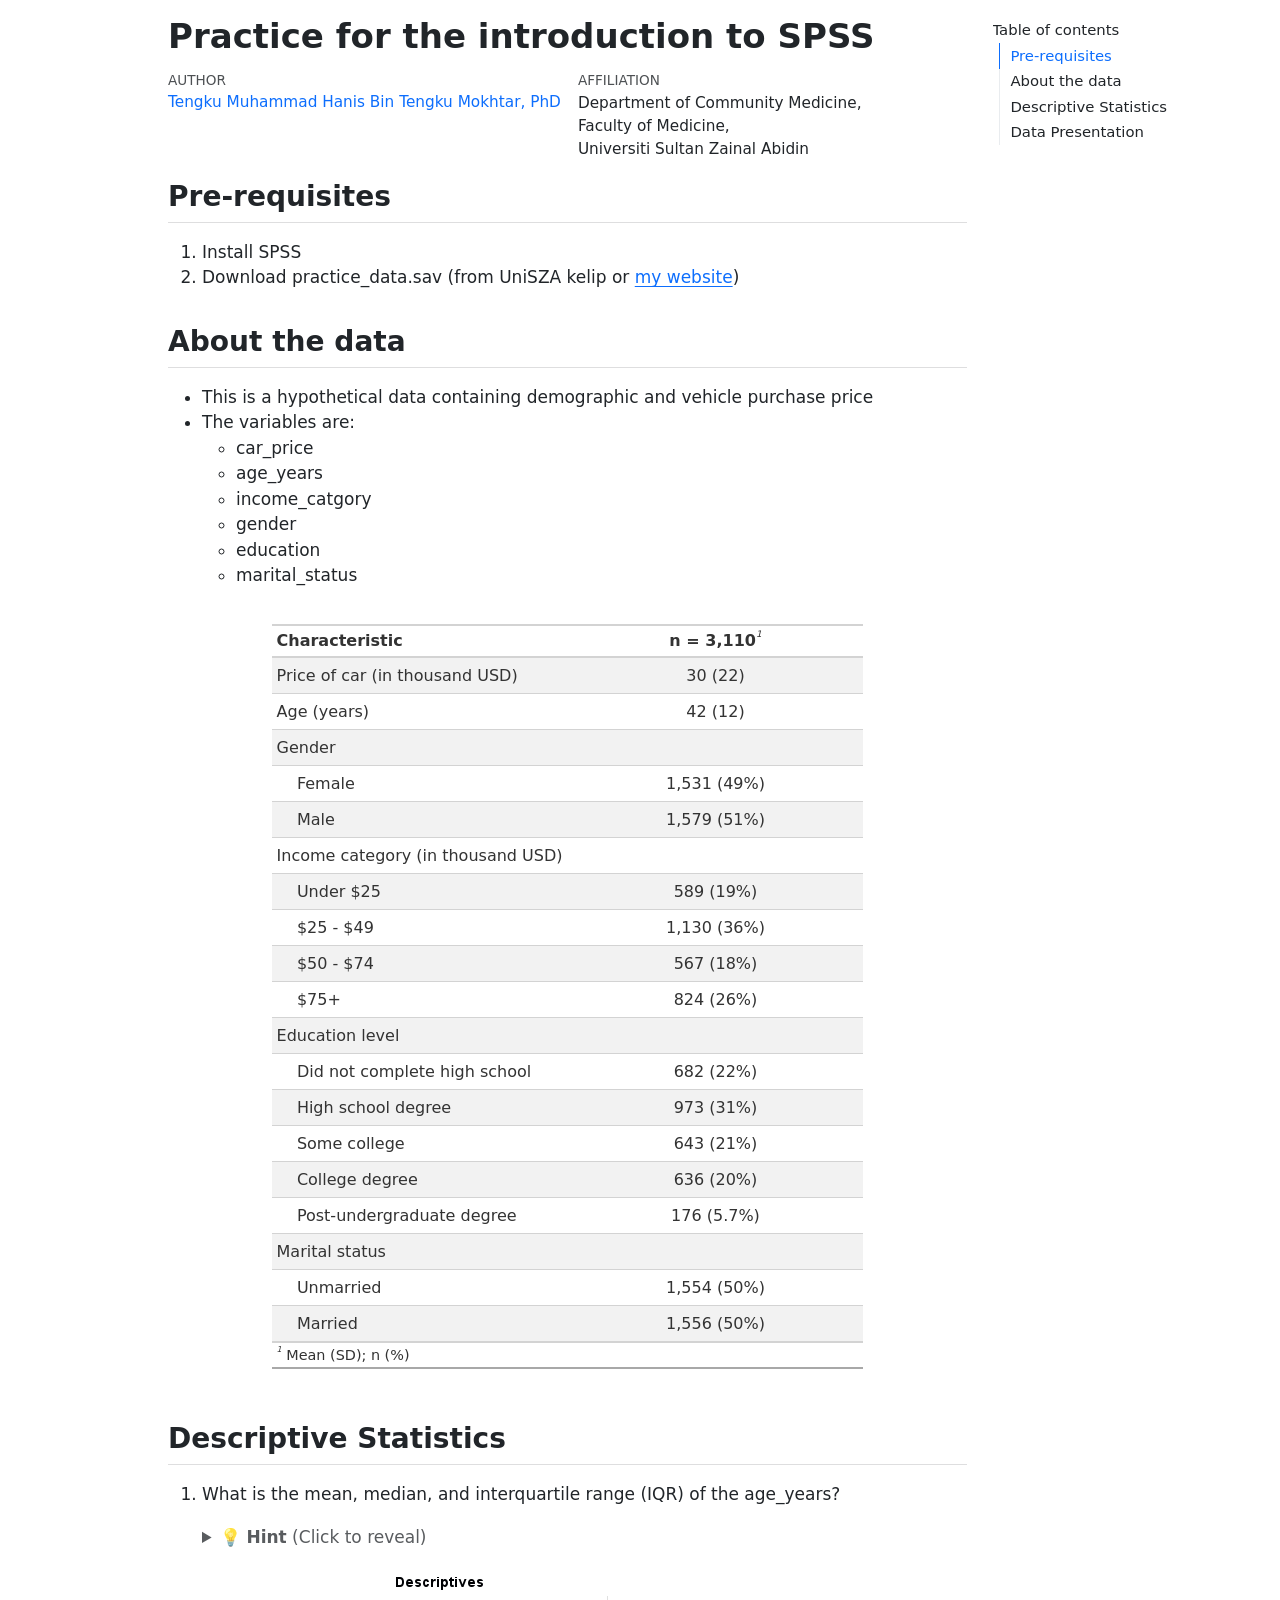
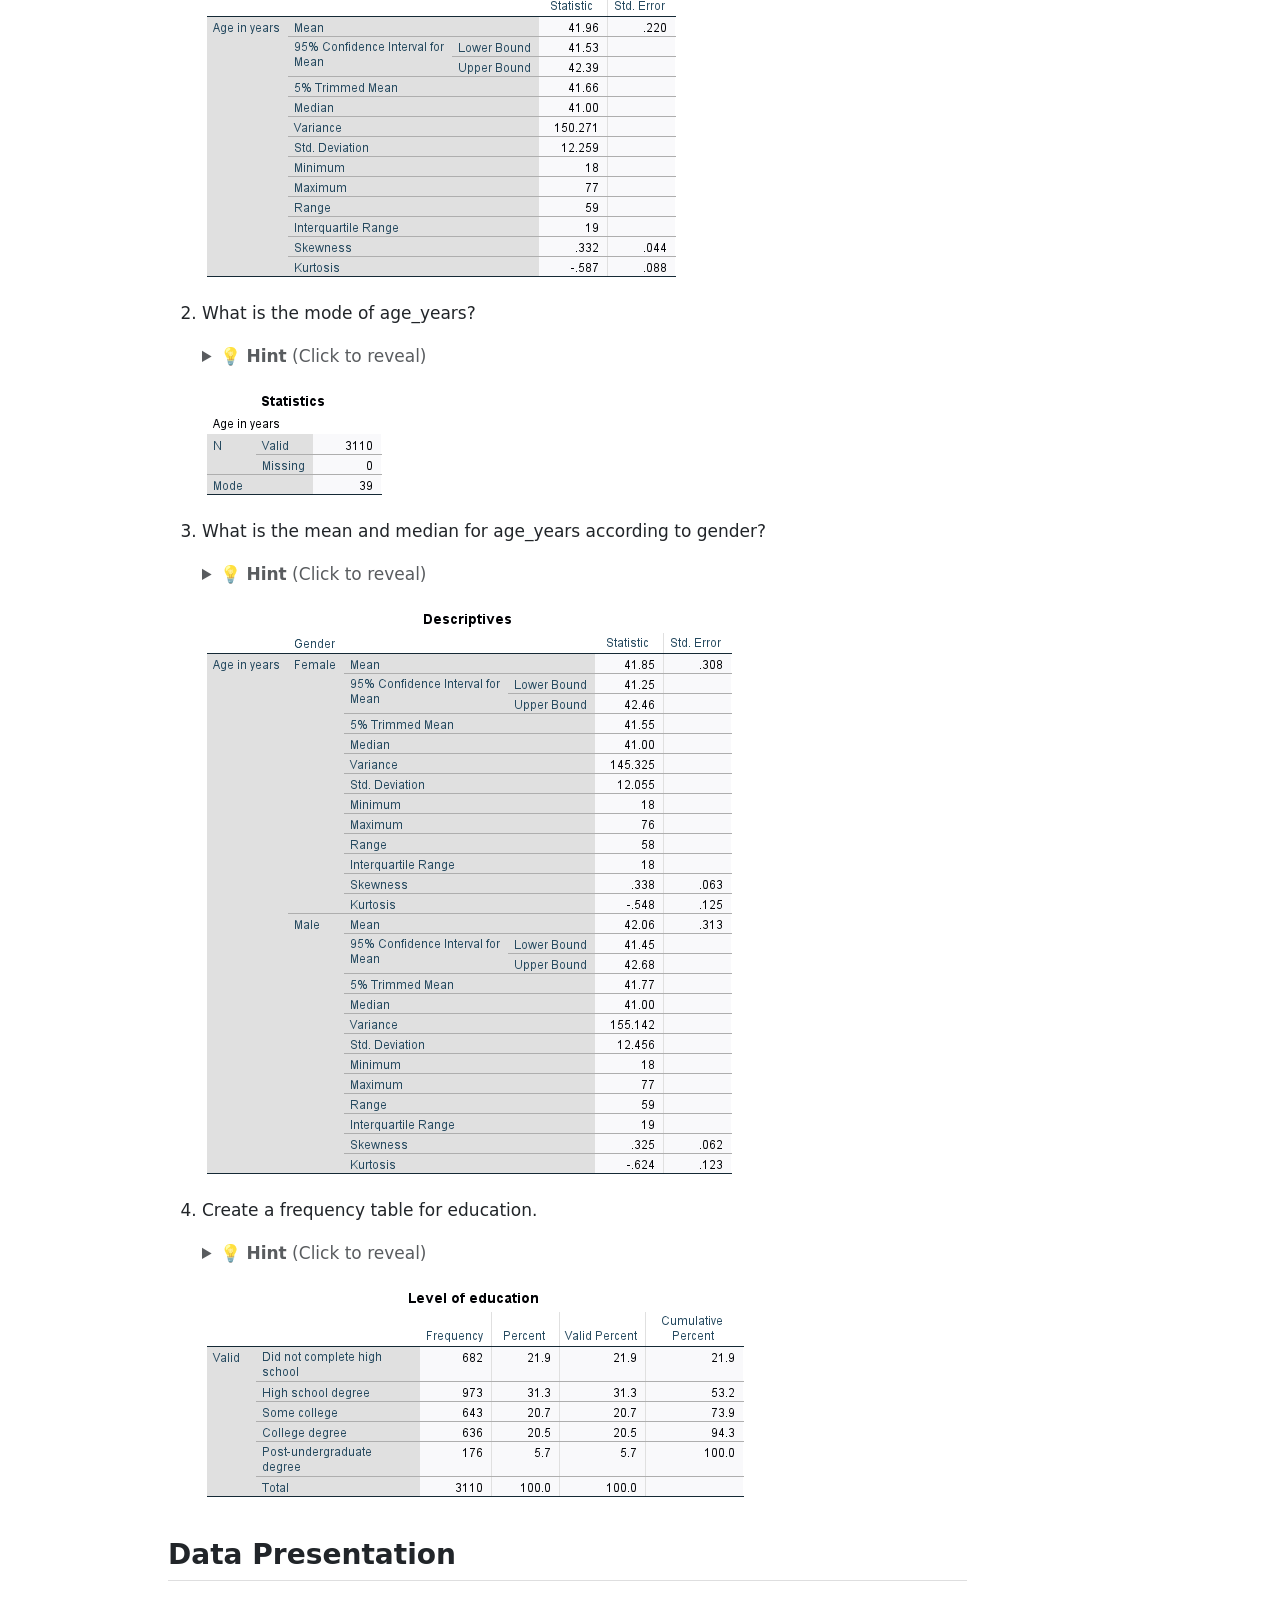
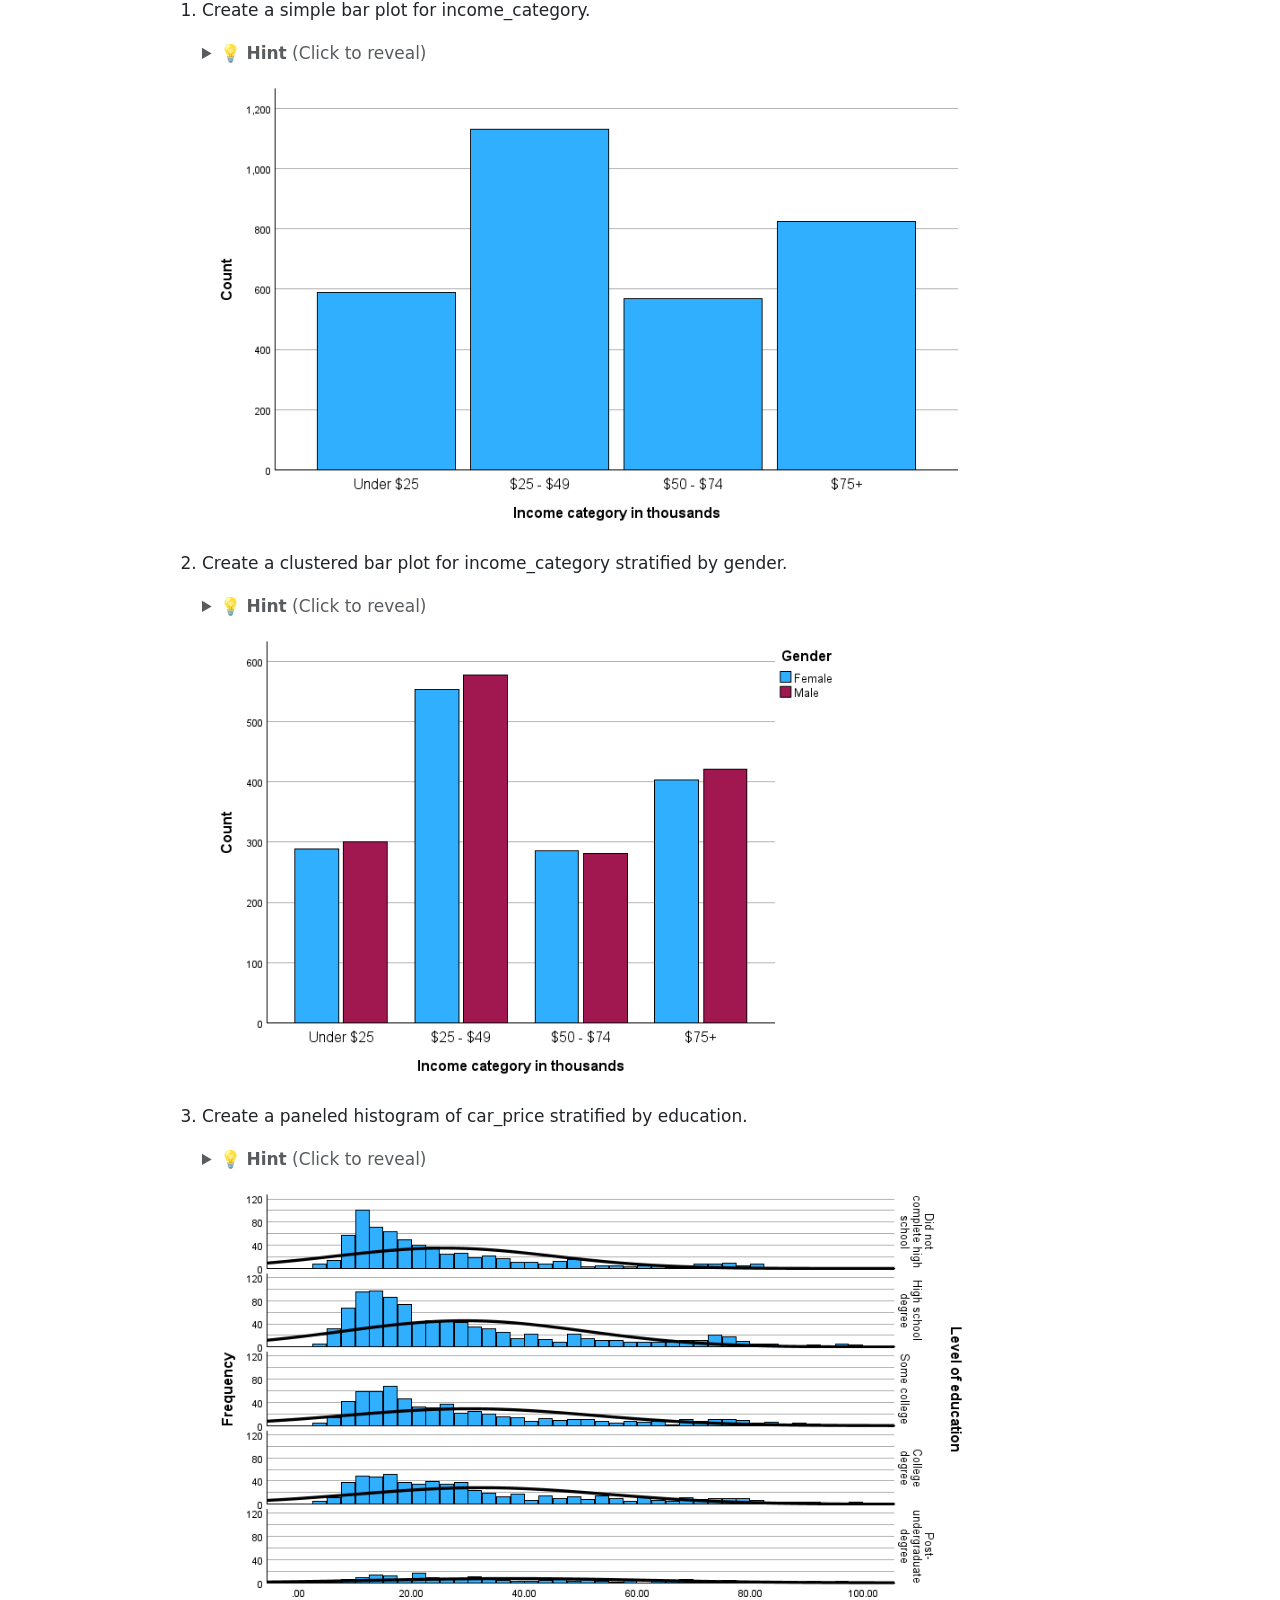
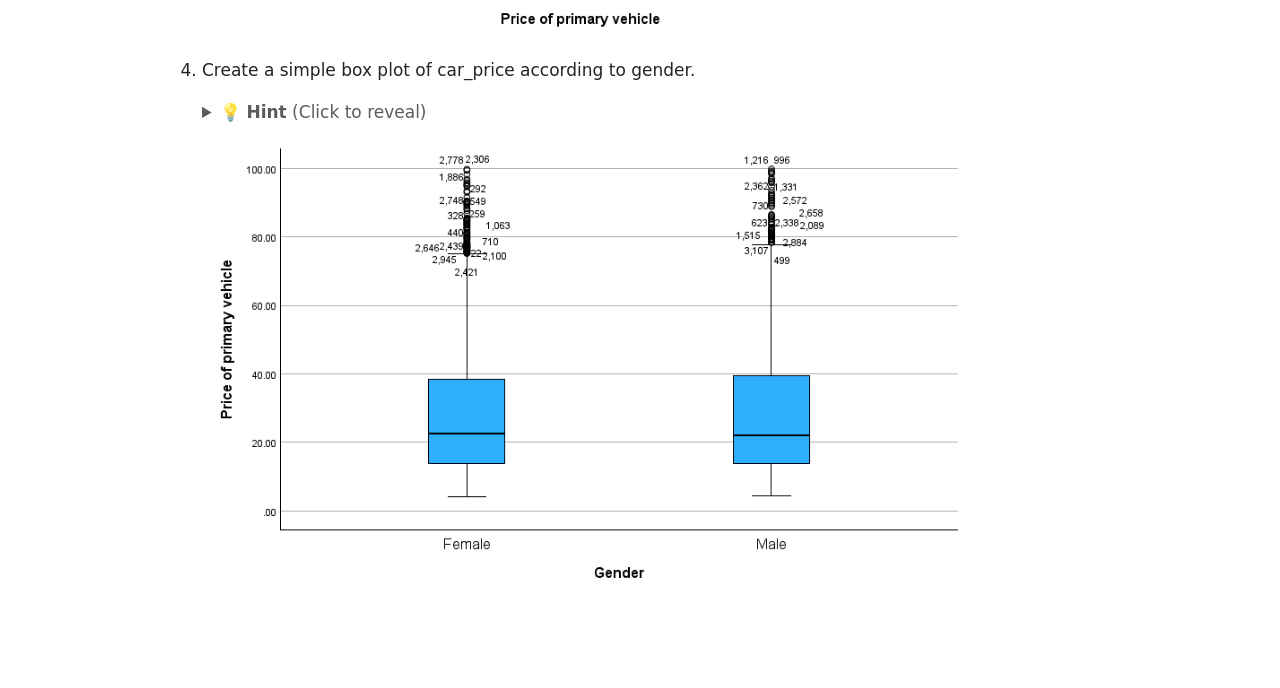
<file: index.html>
<!DOCTYPE html>
<html xmlns="http://www.w3.org/1999/xhtml" lang="en" xml:lang="en"><head>

<meta charset="utf-8">
<meta name="generator" content="quarto-1.9.38">

<meta name="viewport" content="width=device-width, initial-scale=1.0, user-scalable=yes">

<meta name="author" content="Tengku Muhammad Hanis Bin Tengku Mokhtar, PhD">

<title>Practice for the introduction to SPSS</title>
<style>
/* Default styles provided by pandoc.
** See https://pandoc.org/MANUAL.html#variables-for-html for config info.
*/
code{white-space: pre-wrap;}
span.smallcaps{font-variant: small-caps;}
div.columns{display: flex; gap: min(4vw, 1.5em);}
div.column{flex: auto; overflow-x: auto;}
div.hanging-indent{margin-left: 1.5em; text-indent: -1.5em;}
ul.task-list{list-style: none;}
ul.task-list li input[type="checkbox"] {
  width: 0.8em;
  margin: 0 0.8em 0.2em -1em; /* quarto-specific, see https://github.com/quarto-dev/quarto-cli/issues/4556 */ 
  vertical-align: middle;
}
</style>


<script src="index_files/libs/clipboard/clipboard.min.js"></script>
<script src="index_files/libs/quarto-html/quarto.js" type="module"></script>
<script src="index_files/libs/quarto-html/tabsets/tabsets.js" type="module"></script>
<script src="index_files/libs/quarto-html/popper.min.js"></script>
<script src="index_files/libs/quarto-html/tippy.umd.min.js"></script>
<script src="index_files/libs/quarto-html/anchor.min.js"></script>
<link href="index_files/libs/quarto-html/tippy.css" rel="stylesheet">
<link href="index_files/libs/quarto-html/quarto-syntax-highlighting-15634bcf2e68342d4ad2dfa704d543f6.css" rel="stylesheet" id="quarto-text-highlighting-styles">
<script src="index_files/libs/bootstrap/bootstrap.min.js"></script>
<link href="index_files/libs/bootstrap/bootstrap-icons.css" rel="stylesheet">
<link href="index_files/libs/bootstrap/bootstrap-f68fc5e70dc08e6b2b6924c406dcf34d.min.css" rel="stylesheet" append-hash="true" id="quarto-bootstrap" data-mode="light">


</head>

<body class="quarto-light">

<div id="quarto-content" class="page-columns page-rows-contents page-layout-article">
<div id="quarto-margin-sidebar" class="sidebar margin-sidebar">
  <nav id="TOC" role="doc-toc" class="toc-active">
    <h2 id="toc-title">Table of contents</h2>
   
  <ul>
  <li><a href="#pre-requisites" id="toc-pre-requisites" class="nav-link active" data-scroll-target="#pre-requisites">Pre-requisites</a></li>
  <li><a href="#about-the-data" id="toc-about-the-data" class="nav-link" data-scroll-target="#about-the-data">About the data</a></li>
  <li><a href="#descriptive-statistics" id="toc-descriptive-statistics" class="nav-link" data-scroll-target="#descriptive-statistics">Descriptive Statistics</a></li>
  <li><a href="#data-presentation" id="toc-data-presentation" class="nav-link" data-scroll-target="#data-presentation">Data Presentation</a></li>
  </ul>
</nav>
</div>
<main class="content" id="quarto-document-content">

<header id="title-block-header" class="quarto-title-block default">
<div class="quarto-title">
<h1 class="title">Practice for the introduction to SPSS</h1>
</div>


<div class="quarto-title-meta-author">
  <div class="quarto-title-meta-heading">Author</div>
  <div class="quarto-title-meta-heading">Affiliation</div>
  
    <div class="quarto-title-meta-contents">
    <p class="author"><a href="http://tengkuhanis.netlify.app/">Tengku Muhammad Hanis Bin Tengku Mokhtar, PhD</a> </p>
  </div>
  <div class="quarto-title-meta-contents">
        <p class="affiliation">
            </p><p>Department of Community Medicine,<br>
            Faculty of Medicine,<br>
            Universiti Sultan Zainal Abidin</p>
          <p></p>
      </div>
  </div>

<div class="quarto-title-meta">

      
  
    
  </div>
  


</header>


<section id="pre-requisites" class="level2">
<h2 class="anchored" data-anchor-id="pre-requisites">Pre-requisites</h2>
<ol type="1">
<li>Install SPSS</li>
<li>Download practice_data.sav (from UniSZA kelip or <a href="https://tengkuhanis.netlify.app/lecture">my website</a>)</li>
</ol>
</section>
<section id="about-the-data" class="level2">
<h2 class="anchored" data-anchor-id="about-the-data">About the data</h2>
<ul>
<li>This is a hypothetical data containing demographic and vehicle purchase price</li>
<li>The variables are:
<ul>
<li>car_price</li>
<li>age_years</li>
<li>income_catgory</li>
<li>gender</li>
<li>education</li>
<li>marital_status</li>
</ul></li>
</ul>
<div class="cell">
<div class="cell-output-display">
<div id="jfdfbeizku" style="padding-left:0px;padding-right:0px;padding-top:10px;padding-bottom:10px;overflow-x:auto;overflow-y:auto;width:auto;height:auto;">
<style>#jfdfbeizku table {
  font-family: system-ui, 'Segoe UI', Roboto, Helvetica, Arial, sans-serif, 'Apple Color Emoji', 'Segoe UI Emoji', 'Segoe UI Symbol', 'Noto Color Emoji';
  -webkit-font-smoothing: antialiased;
  -moz-osx-font-smoothing: grayscale;
}

#jfdfbeizku thead, #jfdfbeizku tbody, #jfdfbeizku tfoot, #jfdfbeizku tr, #jfdfbeizku td, #jfdfbeizku th {
  border-style: none;
}

#jfdfbeizku p {
  margin: 0;
  padding: 0;
}

#jfdfbeizku .gt_table {
  display: table;
  border-collapse: collapse;
  line-height: normal;
  margin-left: auto;
  margin-right: auto;
  color: #333333;
  font-size: 16px;
  font-weight: normal;
  font-style: normal;
  background-color: #FFFFFF;
  width: auto;
  border-top-style: solid;
  border-top-width: 2px;
  border-top-color: #A8A8A8;
  border-right-style: none;
  border-right-width: 2px;
  border-right-color: #D3D3D3;
  border-bottom-style: solid;
  border-bottom-width: 2px;
  border-bottom-color: #A8A8A8;
  border-left-style: none;
  border-left-width: 2px;
  border-left-color: #D3D3D3;
}

#jfdfbeizku .gt_caption {
  padding-top: 4px;
  padding-bottom: 4px;
}

#jfdfbeizku .gt_title {
  color: #333333;
  font-size: 125%;
  font-weight: initial;
  padding-top: 4px;
  padding-bottom: 4px;
  padding-left: 5px;
  padding-right: 5px;
  border-bottom-color: #FFFFFF;
  border-bottom-width: 0;
}

#jfdfbeizku .gt_subtitle {
  color: #333333;
  font-size: 85%;
  font-weight: initial;
  padding-top: 3px;
  padding-bottom: 5px;
  padding-left: 5px;
  padding-right: 5px;
  border-top-color: #FFFFFF;
  border-top-width: 0;
}

#jfdfbeizku .gt_heading {
  background-color: #FFFFFF;
  text-align: center;
  border-bottom-color: #FFFFFF;
  border-left-style: none;
  border-left-width: 1px;
  border-left-color: #D3D3D3;
  border-right-style: none;
  border-right-width: 1px;
  border-right-color: #D3D3D3;
}

#jfdfbeizku .gt_bottom_border {
  border-bottom-style: solid;
  border-bottom-width: 2px;
  border-bottom-color: #D3D3D3;
}

#jfdfbeizku .gt_col_headings {
  border-top-style: solid;
  border-top-width: 2px;
  border-top-color: #D3D3D3;
  border-bottom-style: solid;
  border-bottom-width: 2px;
  border-bottom-color: #D3D3D3;
  border-left-style: none;
  border-left-width: 1px;
  border-left-color: #D3D3D3;
  border-right-style: none;
  border-right-width: 1px;
  border-right-color: #D3D3D3;
}

#jfdfbeizku .gt_col_heading {
  color: #333333;
  background-color: #FFFFFF;
  font-size: 100%;
  font-weight: normal;
  text-transform: inherit;
  border-left-style: none;
  border-left-width: 1px;
  border-left-color: #D3D3D3;
  border-right-style: none;
  border-right-width: 1px;
  border-right-color: #D3D3D3;
  vertical-align: bottom;
  padding-top: 5px;
  padding-bottom: 6px;
  padding-left: 5px;
  padding-right: 5px;
  overflow-x: hidden;
}

#jfdfbeizku .gt_column_spanner_outer {
  color: #333333;
  background-color: #FFFFFF;
  font-size: 100%;
  font-weight: normal;
  text-transform: inherit;
  padding-top: 0;
  padding-bottom: 0;
  padding-left: 4px;
  padding-right: 4px;
}

#jfdfbeizku .gt_column_spanner_outer:first-child {
  padding-left: 0;
}

#jfdfbeizku .gt_column_spanner_outer:last-child {
  padding-right: 0;
}

#jfdfbeizku .gt_column_spanner {
  border-bottom-style: solid;
  border-bottom-width: 2px;
  border-bottom-color: #D3D3D3;
  vertical-align: bottom;
  padding-top: 5px;
  padding-bottom: 5px;
  overflow-x: hidden;
  display: inline-block;
  width: 100%;
}

#jfdfbeizku .gt_spanner_row {
  border-bottom-style: hidden;
}

#jfdfbeizku .gt_group_heading {
  padding-top: 8px;
  padding-bottom: 8px;
  padding-left: 5px;
  padding-right: 5px;
  color: #333333;
  background-color: #FFFFFF;
  font-size: 100%;
  font-weight: initial;
  text-transform: inherit;
  border-top-style: solid;
  border-top-width: 2px;
  border-top-color: #D3D3D3;
  border-bottom-style: solid;
  border-bottom-width: 2px;
  border-bottom-color: #D3D3D3;
  border-left-style: none;
  border-left-width: 1px;
  border-left-color: #D3D3D3;
  border-right-style: none;
  border-right-width: 1px;
  border-right-color: #D3D3D3;
  vertical-align: middle;
  text-align: left;
}

#jfdfbeizku .gt_empty_group_heading {
  padding: 0.5px;
  color: #333333;
  background-color: #FFFFFF;
  font-size: 100%;
  font-weight: initial;
  border-top-style: solid;
  border-top-width: 2px;
  border-top-color: #D3D3D3;
  border-bottom-style: solid;
  border-bottom-width: 2px;
  border-bottom-color: #D3D3D3;
  vertical-align: middle;
}

#jfdfbeizku .gt_from_md > :first-child {
  margin-top: 0;
}

#jfdfbeizku .gt_from_md > :last-child {
  margin-bottom: 0;
}

#jfdfbeizku .gt_row {
  padding-top: 8px;
  padding-bottom: 8px;
  padding-left: 5px;
  padding-right: 5px;
  margin: 10px;
  border-top-style: solid;
  border-top-width: 1px;
  border-top-color: #D3D3D3;
  border-left-style: none;
  border-left-width: 1px;
  border-left-color: #D3D3D3;
  border-right-style: none;
  border-right-width: 1px;
  border-right-color: #D3D3D3;
  vertical-align: middle;
  overflow-x: hidden;
}

#jfdfbeizku .gt_stub {
  color: #333333;
  background-color: #FFFFFF;
  font-size: 100%;
  font-weight: initial;
  text-transform: inherit;
  border-right-style: solid;
  border-right-width: 2px;
  border-right-color: #D3D3D3;
  padding-left: 5px;
  padding-right: 5px;
}

#jfdfbeizku .gt_stub_row_group {
  color: #333333;
  background-color: #FFFFFF;
  font-size: 100%;
  font-weight: initial;
  text-transform: inherit;
  border-right-style: solid;
  border-right-width: 2px;
  border-right-color: #D3D3D3;
  padding-left: 5px;
  padding-right: 5px;
  vertical-align: top;
}

#jfdfbeizku .gt_row_group_first td {
  border-top-width: 2px;
}

#jfdfbeizku .gt_row_group_first th {
  border-top-width: 2px;
}

#jfdfbeizku .gt_summary_row {
  color: #333333;
  background-color: #FFFFFF;
  text-transform: inherit;
  padding-top: 8px;
  padding-bottom: 8px;
  padding-left: 5px;
  padding-right: 5px;
}

#jfdfbeizku .gt_first_summary_row {
  border-top-style: solid;
  border-top-color: #D3D3D3;
}

#jfdfbeizku .gt_first_summary_row.thick {
  border-top-width: 2px;
}

#jfdfbeizku .gt_last_summary_row {
  padding-top: 8px;
  padding-bottom: 8px;
  padding-left: 5px;
  padding-right: 5px;
  border-bottom-style: solid;
  border-bottom-width: 2px;
  border-bottom-color: #D3D3D3;
}

#jfdfbeizku .gt_grand_summary_row {
  color: #333333;
  background-color: #FFFFFF;
  text-transform: inherit;
  padding-top: 8px;
  padding-bottom: 8px;
  padding-left: 5px;
  padding-right: 5px;
}

#jfdfbeizku .gt_first_grand_summary_row {
  padding-top: 8px;
  padding-bottom: 8px;
  padding-left: 5px;
  padding-right: 5px;
  border-top-style: double;
  border-top-width: 6px;
  border-top-color: #D3D3D3;
}

#jfdfbeizku .gt_last_grand_summary_row_top {
  padding-top: 8px;
  padding-bottom: 8px;
  padding-left: 5px;
  padding-right: 5px;
  border-bottom-style: double;
  border-bottom-width: 6px;
  border-bottom-color: #D3D3D3;
}

#jfdfbeizku .gt_striped {
  background-color: rgba(128, 128, 128, 0.05);
}

#jfdfbeizku .gt_table_body {
  border-top-style: solid;
  border-top-width: 2px;
  border-top-color: #D3D3D3;
  border-bottom-style: solid;
  border-bottom-width: 2px;
  border-bottom-color: #D3D3D3;
}

#jfdfbeizku .gt_footnotes {
  color: #333333;
  background-color: #FFFFFF;
  border-bottom-style: none;
  border-bottom-width: 2px;
  border-bottom-color: #D3D3D3;
  border-left-style: none;
  border-left-width: 2px;
  border-left-color: #D3D3D3;
  border-right-style: none;
  border-right-width: 2px;
  border-right-color: #D3D3D3;
}

#jfdfbeizku .gt_footnote {
  margin: 0px;
  font-size: 90%;
  padding-top: 4px;
  padding-bottom: 4px;
  padding-left: 5px;
  padding-right: 5px;
}

#jfdfbeizku .gt_sourcenotes {
  color: #333333;
  background-color: #FFFFFF;
  border-bottom-style: none;
  border-bottom-width: 2px;
  border-bottom-color: #D3D3D3;
  border-left-style: none;
  border-left-width: 2px;
  border-left-color: #D3D3D3;
  border-right-style: none;
  border-right-width: 2px;
  border-right-color: #D3D3D3;
}

#jfdfbeizku .gt_sourcenote {
  font-size: 90%;
  padding-top: 4px;
  padding-bottom: 4px;
  padding-left: 5px;
  padding-right: 5px;
}

#jfdfbeizku .gt_left {
  text-align: left;
}

#jfdfbeizku .gt_center {
  text-align: center;
}

#jfdfbeizku .gt_right {
  text-align: right;
  font-variant-numeric: tabular-nums;
}

#jfdfbeizku .gt_font_normal {
  font-weight: normal;
}

#jfdfbeizku .gt_font_bold {
  font-weight: bold;
}

#jfdfbeizku .gt_font_italic {
  font-style: italic;
}

#jfdfbeizku .gt_super {
  font-size: 65%;
}

#jfdfbeizku .gt_footnote_marks {
  font-size: 75%;
  vertical-align: 0.4em;
  position: initial;
}

#jfdfbeizku .gt_asterisk {
  font-size: 100%;
  vertical-align: 0;
}

#jfdfbeizku .gt_indent_1 {
  text-indent: 5px;
}

#jfdfbeizku .gt_indent_2 {
  text-indent: 10px;
}

#jfdfbeizku .gt_indent_3 {
  text-indent: 15px;
}

#jfdfbeizku .gt_indent_4 {
  text-indent: 20px;
}

#jfdfbeizku .gt_indent_5 {
  text-indent: 25px;
}

#jfdfbeizku .katex-display {
  display: inline-flex !important;
  margin-bottom: 0.75em !important;
}

#jfdfbeizku div.Reactable > div.rt-table > div.rt-thead > div.rt-tr.rt-tr-group-header > div.rt-th-group:after {
  height: 0px !important;
}
</style>

<table class="gt_table caption-top table table-sm table-striped small" data-quarto-bootstrap="false">
<colgroup>
<col style="width: 50%">
<col style="width: 50%">
</colgroup>
<thead>
<tr class="gt_col_headings header">
<th id="label" class="gt_col_heading gt_columns_bottom_border gt_left" data-quarto-table-cell-role="th" scope="col"><strong>Characteristic</strong></th>
<th id="stat_0" class="gt_col_heading gt_columns_bottom_border gt_center" data-quarto-table-cell-role="th" scope="col"><strong>n = 3,110</strong><span class="gt_footnote_marks" style="white-space:nowrap;font-style:italic;font-weight:normal;line-height:0;"><sup>1</sup></span></th>
</tr>
</thead>
<tbody class="gt_table_body">
<tr class="odd">
<td class="gt_row gt_left" headers="label">Price of car (in thousand USD)</td>
<td class="gt_row gt_center" headers="stat_0">30 (22)</td>
</tr>
<tr class="even">
<td class="gt_row gt_left" headers="label">Age (years)</td>
<td class="gt_row gt_center" headers="stat_0">42 (12)</td>
</tr>
<tr class="odd">
<td class="gt_row gt_left" headers="label">Gender</td>
<td class="gt_row gt_center" headers="stat_0"><br>
</td>
</tr>
<tr class="even">
<td class="gt_row gt_left" headers="label">&nbsp;&nbsp;&nbsp;&nbsp;Female</td>
<td class="gt_row gt_center" headers="stat_0">1,531 (49%)</td>
</tr>
<tr class="odd">
<td class="gt_row gt_left" headers="label">&nbsp;&nbsp;&nbsp;&nbsp;Male</td>
<td class="gt_row gt_center" headers="stat_0">1,579 (51%)</td>
</tr>
<tr class="even">
<td class="gt_row gt_left" headers="label">Income category (in thousand USD)</td>
<td class="gt_row gt_center" headers="stat_0"><br>
</td>
</tr>
<tr class="odd">
<td class="gt_row gt_left" headers="label">&nbsp;&nbsp;&nbsp;&nbsp;Under $25</td>
<td class="gt_row gt_center" headers="stat_0">589 (19%)</td>
</tr>
<tr class="even">
<td class="gt_row gt_left" headers="label">&nbsp;&nbsp;&nbsp;&nbsp;$25 - $49</td>
<td class="gt_row gt_center" headers="stat_0">1,130 (36%)</td>
</tr>
<tr class="odd">
<td class="gt_row gt_left" headers="label">&nbsp;&nbsp;&nbsp;&nbsp;$50 - $74</td>
<td class="gt_row gt_center" headers="stat_0">567 (18%)</td>
</tr>
<tr class="even">
<td class="gt_row gt_left" headers="label">&nbsp;&nbsp;&nbsp;&nbsp;$75+</td>
<td class="gt_row gt_center" headers="stat_0">824 (26%)</td>
</tr>
<tr class="odd">
<td class="gt_row gt_left" headers="label">Education level</td>
<td class="gt_row gt_center" headers="stat_0"><br>
</td>
</tr>
<tr class="even">
<td class="gt_row gt_left" headers="label">&nbsp;&nbsp;&nbsp;&nbsp;Did not complete high school</td>
<td class="gt_row gt_center" headers="stat_0">682 (22%)</td>
</tr>
<tr class="odd">
<td class="gt_row gt_left" headers="label">&nbsp;&nbsp;&nbsp;&nbsp;High school degree</td>
<td class="gt_row gt_center" headers="stat_0">973 (31%)</td>
</tr>
<tr class="even">
<td class="gt_row gt_left" headers="label">&nbsp;&nbsp;&nbsp;&nbsp;Some college</td>
<td class="gt_row gt_center" headers="stat_0">643 (21%)</td>
</tr>
<tr class="odd">
<td class="gt_row gt_left" headers="label">&nbsp;&nbsp;&nbsp;&nbsp;College degree</td>
<td class="gt_row gt_center" headers="stat_0">636 (20%)</td>
</tr>
<tr class="even">
<td class="gt_row gt_left" headers="label">&nbsp;&nbsp;&nbsp;&nbsp;Post-undergraduate degree</td>
<td class="gt_row gt_center" headers="stat_0">176 (5.7%)</td>
</tr>
<tr class="odd">
<td class="gt_row gt_left" headers="label">Marital status</td>
<td class="gt_row gt_center" headers="stat_0"><br>
</td>
</tr>
<tr class="even">
<td class="gt_row gt_left" headers="label">&nbsp;&nbsp;&nbsp;&nbsp;Unmarried</td>
<td class="gt_row gt_center" headers="stat_0">1,554 (50%)</td>
</tr>
<tr class="odd">
<td class="gt_row gt_left" headers="label">&nbsp;&nbsp;&nbsp;&nbsp;Married</td>
<td class="gt_row gt_center" headers="stat_0">1,556 (50%)</td>
</tr>
</tbody><tfoot>
<tr class="gt_footnotes odd">
<td colspan="2" class="gt_footnote"><span class="gt_footnote_marks" style="white-space:nowrap;font-style:italic;font-weight:normal;line-height:0;"><sup>1</sup></span> Mean (SD); n (%)</td>
</tr>
</tfoot>

</table>

</div>
</div>
</div>
</section>
<section id="descriptive-statistics" class="level2">
<h2 class="anchored" data-anchor-id="descriptive-statistics">Descriptive Statistics</h2>
<ol type="1">
<li><p>What is the mean, median, and interquartile range (IQR) of the age_years?</p>
<details>
<summary>
<p>💡 <strong>Hint</strong> (Click to reveal)</p>
</summary>
<p><em>Use Explore</em></p>
</details>
<p><img src="images/clipboard-3273759951.png" class="img-fluid"></p></li>
<li><p>What is the mode of age_years?</p>
<details>
<summary>
<p>💡 <strong>Hint</strong> (Click to reveal)</p>
</summary>
<p><em>Use Analyze &gt; Descriptive Statistics &gt; Frequencies…. &gt; Statistics… &gt; Central Tendency &gt; Mode</em></p>
</details>
<p><img src="images/clipboard-1036789760.png" class="img-fluid"></p></li>
<li><p>What is the mean and median for age_years according to gender?</p>
<details>
<summary>
<p>💡 <strong>Hint</strong> (Click to reveal)</p>
</summary>
<p><em>Use Analyze &gt; Descriptive Statistics &gt; Explore… &gt; Insert variables in Dependent List and Factor List</em></p>
</details>
<p><img src="images/clipboard-935847497.png" class="img-fluid"></p></li>
<li><p>Create a frequency table for education.</p>
<details>
<summary>
<p>💡 <strong>Hint</strong> (Click to reveal)</p>
</summary>
<p><em>Use Analyze &gt; Descriptive Statistics &gt; Frequencies…. &gt; Check Display frequency tables</em></p>
</details>
<p><img src="images/clipboard-4070068612.png" class="img-fluid"></p></li>
</ol>
</section>
<section id="data-presentation" class="level2">
<h2 class="anchored" data-anchor-id="data-presentation">Data Presentation</h2>
<ol type="1">
<li><p>Create a simple bar plot for income_category.</p>
<details>
<summary>
<p>💡 <strong>Hint</strong> (Click to reveal)</p>
</summary>
<p><em>Use Graphs &gt; Bar… &gt; Simple</em></p>
</details>
<p><img src="images/clipboard-4065325318.png" class="img-fluid"></p></li>
<li><p>Create a clustered bar plot for income_category stratified by gender.</p>
<details>
<summary>
<p>💡 <strong>Hint</strong> (Click to reveal)</p>
</summary>
<p><em>Use Graphs &gt; Bar… &gt; Clustered</em></p>
</details>
<p><img src="images/clipboard-4263250354.png" class="img-fluid"></p></li>
<li><p>Create a paneled histogram of car_price stratified by education.</p>
<details>
<summary>
<p>💡 <strong>Hint</strong> (Click to reveal)</p>
</summary>
<p><em>Use Graphs &gt; Histogram… &gt; Clustered &gt; Put variables in Variable box and Rows box</em></p>
</details>
<p><img src="images/clipboard-111.png" class="img-fluid"></p></li>
<li><p>Create a simple box plot of car_price according to gender.</p>
<details>
<summary>
<p>💡 <strong>Hint</strong> (Click to reveal)</p>
</summary>
<p><em>Use Graphs &gt; Bxplot… &gt; Simple&gt; Put variables in Variable box and Category Axis box</em></p>
</details>
<p><img src="images/clipboard-3714301127.png" class="img-fluid"></p></li>
</ol>
</section>

</main>
<!-- /main column -->
<script id="quarto-html-after-body" type="application/javascript">
  window.document.addEventListener("DOMContentLoaded", function (event) {
    const icon = "";
    const anchorJS = new window.AnchorJS();
    anchorJS.options = {
      placement: 'right',
      icon: icon
    };
    anchorJS.add('.anchored');
    const isCodeAnnotation = (el) => {
      for (const clz of el.classList) {
        if (clz.startsWith('code-annotation-')) {                     
          return true;
        }
      }
      return false;
    }
    const onCopySuccess = function(e) {
      // button target
      const button = e.trigger;
      // don't keep focus
      button.blur();
      // flash "checked"
      button.classList.add('code-copy-button-checked');
      var currentTitle = button.getAttribute("title");
      button.setAttribute("title", "Copied!");
      let tooltip;
      if (window.bootstrap) {
        button.setAttribute("data-bs-toggle", "tooltip");
        button.setAttribute("data-bs-placement", "left");
        button.setAttribute("data-bs-title", "Copied!");
        tooltip = new bootstrap.Tooltip(button, 
          { trigger: "manual", 
            customClass: "code-copy-button-tooltip",
            offset: [0, -8]});
        tooltip.show();    
      }
      setTimeout(function() {
        if (tooltip) {
          tooltip.hide();
          button.removeAttribute("data-bs-title");
          button.removeAttribute("data-bs-toggle");
          button.removeAttribute("data-bs-placement");
        }
        button.setAttribute("title", currentTitle);
        button.classList.remove('code-copy-button-checked');
      }, 1000);
      // clear code selection
      e.clearSelection();
    }
    const getTextToCopy = function(trigger) {
      const outerScaffold = trigger.parentElement.cloneNode(true);
      const codeEl = outerScaffold.querySelector('code');
      for (const childEl of codeEl.children) {
        if (isCodeAnnotation(childEl)) {
          childEl.remove();
        }
      }
      return codeEl.innerText;
    }
    const clipboard = new window.ClipboardJS('.code-copy-button:not([data-in-quarto-modal])', {
      text: getTextToCopy
    });
    clipboard.on('success', onCopySuccess);
    if (window.document.getElementById('quarto-embedded-source-code-modal')) {
      const clipboardModal = new window.ClipboardJS('.code-copy-button[data-in-quarto-modal]', {
        text: getTextToCopy,
        container: window.document.getElementById('quarto-embedded-source-code-modal')
      });
      clipboardModal.on('success', onCopySuccess);
    }
      var localhostRegex = new RegExp(/^(?:http|https):\/\/localhost\:?[0-9]*\//);
      var mailtoRegex = new RegExp(/^mailto:/);
        var filterRegex = new RegExp('/' + window.location.host + '/');
      var isInternal = (href) => {
          return filterRegex.test(href) || localhostRegex.test(href) || mailtoRegex.test(href);
      }
      // Inspect non-navigation links and adorn them if external
     var links = window.document.querySelectorAll('a[href]:not(.nav-link):not(.navbar-brand):not(.toc-action):not(.sidebar-link):not(.sidebar-item-toggle):not(.pagination-link):not(.no-external):not([aria-hidden]):not(.dropdown-item):not(.quarto-navigation-tool):not(.about-link)');
      for (var i=0; i<links.length; i++) {
        const link = links[i];
        if (!isInternal(link.href)) {
          // undo the damage that might have been done by quarto-nav.js in the case of
          // links that we want to consider external
          if (link.dataset.originalHref !== undefined) {
            link.href = link.dataset.originalHref;
          }
        }
      }
    function tippyHover(el, contentFn, onTriggerFn, onUntriggerFn) {
      const config = {
        allowHTML: true,
        maxWidth: 500,
        delay: 100,
        arrow: false,
        appendTo: function(el) {
            return el.parentElement;
        },
        interactive: true,
        interactiveBorder: 10,
        theme: 'quarto',
        placement: 'bottom-start',
      };
      if (contentFn) {
        config.content = contentFn;
      }
      if (onTriggerFn) {
        config.onTrigger = onTriggerFn;
      }
      if (onUntriggerFn) {
        config.onUntrigger = onUntriggerFn;
      }
      window.tippy(el, config); 
    }
    const noterefs = window.document.querySelectorAll('a[role="doc-noteref"]');
    for (var i=0; i<noterefs.length; i++) {
      const ref = noterefs[i];
      tippyHover(ref, function() {
        // use id or data attribute instead here
        let href = ref.getAttribute('data-footnote-href') || ref.getAttribute('href');
        try { href = new URL(href).hash; } catch {}
        const id = href.replace(/^#\/?/, "");
        const note = window.document.getElementById(id);
        if (note) {
          return note.innerHTML;
        } else {
          return "";
        }
      });
    }
    const xrefs = window.document.querySelectorAll('a.quarto-xref');
    const processXRef = (id, note) => {
      // Strip column container classes
      const stripColumnClz = (el) => {
        el.classList.remove("page-full", "page-columns");
        if (el.children) {
          for (const child of el.children) {
            stripColumnClz(child);
          }
        }
      }
      stripColumnClz(note)
      if (id === null || id.startsWith('sec-')) {
        // Special case sections, only their first couple elements
        const container = document.createElement("div");
        if (note.children && note.children.length > 2) {
          container.appendChild(note.children[0].cloneNode(true));
          for (let i = 1; i < note.children.length; i++) {
            const child = note.children[i];
            if (child.tagName === "P" && child.innerText === "") {
              continue;
            } else {
              container.appendChild(child.cloneNode(true));
              break;
            }
          }
          if (window.Quarto?.typesetMath) {
            window.Quarto.typesetMath(container);
          }
          return container.innerHTML
        } else {
          if (window.Quarto?.typesetMath) {
            window.Quarto.typesetMath(note);
          }
          return note.innerHTML;
        }
      } else {
        // Remove any anchor links if they are present
        const anchorLink = note.querySelector('a.anchorjs-link');
        if (anchorLink) {
          anchorLink.remove();
        }
        if (window.Quarto?.typesetMath) {
          window.Quarto.typesetMath(note);
        }
        if (note.classList.contains("callout")) {
          return note.outerHTML;
        } else {
          return note.innerHTML;
        }
      }
    }
    for (var i=0; i<xrefs.length; i++) {
      const xref = xrefs[i];
      tippyHover(xref, undefined, function(instance) {
        instance.disable();
        let url = xref.getAttribute('href');
        let hash = undefined; 
        if (url.startsWith('#')) {
          hash = url;
        } else {
          try { hash = new URL(url).hash; } catch {}
        }
        if (hash) {
          const id = hash.replace(/^#\/?/, "");
          const note = window.document.getElementById(id);
          if (note !== null) {
            try {
              const html = processXRef(id, note.cloneNode(true));
              instance.setContent(html);
            } finally {
              instance.enable();
              instance.show();
            }
          } else {
            // See if we can fetch this
            fetch(url.split('#')[0])
            .then(res => res.text())
            .then(html => {
              const parser = new DOMParser();
              const htmlDoc = parser.parseFromString(html, "text/html");
              const note = htmlDoc.getElementById(id);
              if (note !== null) {
                const html = processXRef(id, note);
                instance.setContent(html);
              } 
            }).finally(() => {
              instance.enable();
              instance.show();
            });
          }
        } else {
          // See if we can fetch a full url (with no hash to target)
          // This is a special case and we should probably do some content thinning / targeting
          fetch(url)
          .then(res => res.text())
          .then(html => {
            const parser = new DOMParser();
            const htmlDoc = parser.parseFromString(html, "text/html");
            const note = htmlDoc.querySelector('main.content');
            if (note !== null) {
              // This should only happen for chapter cross references
              // (since there is no id in the URL)
              // remove the first header
              if (note.children.length > 0 && note.children[0].tagName === "HEADER") {
                note.children[0].remove();
              }
              const html = processXRef(null, note);
              instance.setContent(html);
            } 
          }).finally(() => {
            instance.enable();
            instance.show();
          });
        }
      }, function(instance) {
      });
    }
        let selectedAnnoteEl;
        const selectorForAnnotation = ( cell, annotation) => {
          let cellAttr = 'data-code-cell="' + cell + '"';
          let lineAttr = 'data-code-annotation="' +  annotation + '"';
          const selector = 'span[' + cellAttr + '][' + lineAttr + ']';
          return selector;
        }
        const selectCodeLines = (annoteEl) => {
          const doc = window.document;
          const targetCell = annoteEl.getAttribute("data-target-cell");
          const targetAnnotation = annoteEl.getAttribute("data-target-annotation");
          const annoteSpan = window.document.querySelector(selectorForAnnotation(targetCell, targetAnnotation));
          const lines = annoteSpan.getAttribute("data-code-lines").split(",");
          const lineIds = lines.map((line) => {
            return targetCell + "-" + line;
          })
          let top = null;
          let height = null;
          let parent = null;
          if (lineIds.length > 0) {
              //compute the position of the single el (top and bottom and make a div)
              const el = window.document.getElementById(lineIds[0]);
              top = el.offsetTop;
              height = el.offsetHeight;
              parent = el.parentElement.parentElement;
            if (lineIds.length > 1) {
              const lastEl = window.document.getElementById(lineIds[lineIds.length - 1]);
              const bottom = lastEl.offsetTop + lastEl.offsetHeight;
              height = bottom - top;
            }
            if (top !== null && height !== null && parent !== null) {
              // cook up a div (if necessary) and position it 
              let div = window.document.getElementById("code-annotation-line-highlight");
              if (div === null) {
                div = window.document.createElement("div");
                div.setAttribute("id", "code-annotation-line-highlight");
                div.style.position = 'absolute';
                parent.appendChild(div);
              }
              div.style.top = top - 2 + "px";
              div.style.height = height + 4 + "px";
              div.style.left = 0;
              let gutterDiv = window.document.getElementById("code-annotation-line-highlight-gutter");
              if (gutterDiv === null) {
                gutterDiv = window.document.createElement("div");
                gutterDiv.setAttribute("id", "code-annotation-line-highlight-gutter");
                gutterDiv.style.position = 'absolute';
                const codeCell = window.document.getElementById(targetCell);
                const gutter = codeCell.querySelector('.code-annotation-gutter');
                gutter.appendChild(gutterDiv);
              }
              gutterDiv.style.top = top - 2 + "px";
              gutterDiv.style.height = height + 4 + "px";
            }
            selectedAnnoteEl = annoteEl;
          }
        };
        const unselectCodeLines = () => {
          const elementsIds = ["code-annotation-line-highlight", "code-annotation-line-highlight-gutter"];
          elementsIds.forEach((elId) => {
            const div = window.document.getElementById(elId);
            if (div) {
              div.remove();
            }
          });
          selectedAnnoteEl = undefined;
        };
          // Handle positioning of the toggle
      window.addEventListener(
        "resize",
        throttle(() => {
          elRect = undefined;
          if (selectedAnnoteEl) {
            selectCodeLines(selectedAnnoteEl);
          }
        }, 10)
      );
      function throttle(fn, ms) {
      let throttle = false;
      let timer;
        return (...args) => {
          if(!throttle) { // first call gets through
              fn.apply(this, args);
              throttle = true;
          } else { // all the others get throttled
              if(timer) clearTimeout(timer); // cancel #2
              timer = setTimeout(() => {
                fn.apply(this, args);
                timer = throttle = false;
              }, ms);
          }
        };
      }
        // Attach click handler to the DT
        const annoteDls = window.document.querySelectorAll('dt[data-target-cell]');
        for (const annoteDlNode of annoteDls) {
          annoteDlNode.addEventListener('click', (event) => {
            const clickedEl = event.target;
            if (clickedEl !== selectedAnnoteEl) {
              unselectCodeLines();
              const activeEl = window.document.querySelector('dt[data-target-cell].code-annotation-active');
              if (activeEl) {
                activeEl.classList.remove('code-annotation-active');
              }
              selectCodeLines(clickedEl);
              clickedEl.classList.add('code-annotation-active');
            } else {
              // Unselect the line
              unselectCodeLines();
              clickedEl.classList.remove('code-annotation-active');
            }
          });
        }
    const findCites = (el) => {
      const parentEl = el.parentElement;
      if (parentEl) {
        const cites = parentEl.dataset.cites;
        if (cites) {
          return {
            el,
            cites: cites.split(' ')
          };
        } else {
          return findCites(el.parentElement)
        }
      } else {
        return undefined;
      }
    };
    var bibliorefs = window.document.querySelectorAll('a[role="doc-biblioref"]');
    for (var i=0; i<bibliorefs.length; i++) {
      const ref = bibliorefs[i];
      const citeInfo = findCites(ref);
      if (citeInfo) {
        tippyHover(citeInfo.el, function() {
          var popup = window.document.createElement('div');
          citeInfo.cites.forEach(function(cite) {
            var citeDiv = window.document.createElement('div');
            citeDiv.classList.add('hanging-indent');
            citeDiv.classList.add('csl-entry');
            var biblioDiv = window.document.getElementById('ref-' + cite);
            if (biblioDiv) {
              citeDiv.innerHTML = biblioDiv.innerHTML;
            }
            popup.appendChild(citeDiv);
          });
          return popup.innerHTML;
        });
      }
    }
  });
  </script>
</div> <!-- /content -->




</body></html>
</file>
<file: index_files/libs/quarto-html/tippy.css>
.tippy-box[data-animation=fade][data-state=hidden]{opacity:0}[data-tippy-root]{max-width:calc(100vw - 10px)}.tippy-box{position:relative;background-color:#333;color:#fff;border-radius:4px;font-size:14px;line-height:1.4;white-space:normal;outline:0;transition-property:transform,visibility,opacity}.tippy-box[data-placement^=top]>.tippy-arrow{bottom:0}.tippy-box[data-placement^=top]>.tippy-arrow:before{bottom:-7px;left:0;border-width:8px 8px 0;border-top-color:initial;transform-origin:center top}.tippy-box[data-placement^=bottom]>.tippy-arrow{top:0}.tippy-box[data-placement^=bottom]>.tippy-arrow:before{top:-7px;left:0;border-width:0 8px 8px;border-bottom-color:initial;transform-origin:center bottom}.tippy-box[data-placement^=left]>.tippy-arrow{right:0}.tippy-box[data-placement^=left]>.tippy-arrow:before{border-width:8px 0 8px 8px;border-left-color:initial;right:-7px;transform-origin:center left}.tippy-box[data-placement^=right]>.tippy-arrow{left:0}.tippy-box[data-placement^=right]>.tippy-arrow:before{left:-7px;border-width:8px 8px 8px 0;border-right-color:initial;transform-origin:center right}.tippy-box[data-inertia][data-state=visible]{transition-timing-function:cubic-bezier(.54,1.5,.38,1.11)}.tippy-arrow{width:16px;height:16px;color:#333}.tippy-arrow:before{content:"";position:absolute;border-color:transparent;border-style:solid}.tippy-content{position:relative;padding:5px 9px;z-index:1}
</file>
<file: index_files/libs/quarto-html/quarto-syntax-highlighting-15634bcf2e68342d4ad2dfa704d543f6.css>
/* quarto syntax highlight colors */
:root {
  --quarto-hl-ot-color: #003B4F;
  --quarto-hl-at-color: #657422;
  --quarto-hl-ss-color: #20794D;
  --quarto-hl-an-color: #5E5E5E;
  --quarto-hl-fu-color: #4758AB;
  --quarto-hl-st-color: #20794D;
  --quarto-hl-cf-color: #003B4F;
  --quarto-hl-op-color: #5E5E5E;
  --quarto-hl-er-color: #AD0000;
  --quarto-hl-bn-color: #AD0000;
  --quarto-hl-al-color: #AD0000;
  --quarto-hl-va-color: #111111;
  --quarto-hl-bu-color: inherit;
  --quarto-hl-ex-color: inherit;
  --quarto-hl-pp-color: #AD0000;
  --quarto-hl-in-color: #5E5E5E;
  --quarto-hl-vs-color: #20794D;
  --quarto-hl-wa-color: #5E5E5E;
  --quarto-hl-do-color: #5E5E5E;
  --quarto-hl-im-color: #00769E;
  --quarto-hl-ch-color: #20794D;
  --quarto-hl-dt-color: #AD0000;
  --quarto-hl-fl-color: #AD0000;
  --quarto-hl-co-color: #5E5E5E;
  --quarto-hl-cv-color: #5E5E5E;
  --quarto-hl-cn-color: #8f5902;
  --quarto-hl-sc-color: #5E5E5E;
  --quarto-hl-dv-color: #AD0000;
  --quarto-hl-kw-color: #003B4F;
}

/* other quarto variables */
:root {
  --quarto-font-monospace: SFMono-Regular, Menlo, Monaco, Consolas, "Liberation Mono", "Courier New", monospace;
}

/* syntax highlight based on Pandoc's rules */
pre > code.sourceCode > span {
  color: #003B4F;
}

code.sourceCode > span {
  color: #003B4F;
}

div.sourceCode,
div.sourceCode pre.sourceCode {
  color: #003B4F;
}

/* Normal */
code span {
  color: #003B4F;
}

/* Alert */
code span.al {
  color: #AD0000;
  font-style: inherit;
}

/* Annotation */
code span.an {
  color: #5E5E5E;
  font-style: inherit;
}

/* Attribute */
code span.at {
  color: #657422;
  font-style: inherit;
}

/* BaseN */
code span.bn {
  color: #AD0000;
  font-style: inherit;
}

/* BuiltIn */
code span.bu {
  font-style: inherit;
}

/* ControlFlow */
code span.cf {
  color: #003B4F;
  font-weight: bold;
  font-style: inherit;
}

/* Char */
code span.ch {
  color: #20794D;
  font-style: inherit;
}

/* Constant */
code span.cn {
  color: #8f5902;
  font-style: inherit;
}

/* Comment */
code span.co {
  color: #5E5E5E;
  font-style: inherit;
}

/* CommentVar */
code span.cv {
  color: #5E5E5E;
  font-style: italic;
}

/* Documentation */
code span.do {
  color: #5E5E5E;
  font-style: italic;
}

/* DataType */
code span.dt {
  color: #AD0000;
  font-style: inherit;
}

/* DecVal */
code span.dv {
  color: #AD0000;
  font-style: inherit;
}

/* Error */
code span.er {
  color: #AD0000;
  font-style: inherit;
}

/* Extension */
code span.ex {
  font-style: inherit;
}

/* Float */
code span.fl {
  color: #AD0000;
  font-style: inherit;
}

/* Function */
code span.fu {
  color: #4758AB;
  font-style: inherit;
}

/* Import */
code span.im {
  color: #00769E;
  font-style: inherit;
}

/* Information */
code span.in {
  color: #5E5E5E;
  font-style: inherit;
}

/* Keyword */
code span.kw {
  color: #003B4F;
  font-weight: bold;
  font-style: inherit;
}

/* Operator */
code span.op {
  color: #5E5E5E;
  font-style: inherit;
}

/* Other */
code span.ot {
  color: #003B4F;
  font-style: inherit;
}

/* Preprocessor */
code span.pp {
  color: #AD0000;
  font-style: inherit;
}

/* SpecialChar */
code span.sc {
  color: #5E5E5E;
  font-style: inherit;
}

/* SpecialString */
code span.ss {
  color: #20794D;
  font-style: inherit;
}

/* String */
code span.st {
  color: #20794D;
  font-style: inherit;
}

/* Variable */
code span.va {
  color: #111111;
  font-style: inherit;
}

/* VerbatimString */
code span.vs {
  color: #20794D;
  font-style: inherit;
}

/* Warning */
code span.wa {
  color: #5E5E5E;
  font-style: italic;
}

.prevent-inlining {
  content: "</";
}

/*# sourceMappingURL=f23921c56f73e400b49028c9186a1aa0.css.map */
</file>
